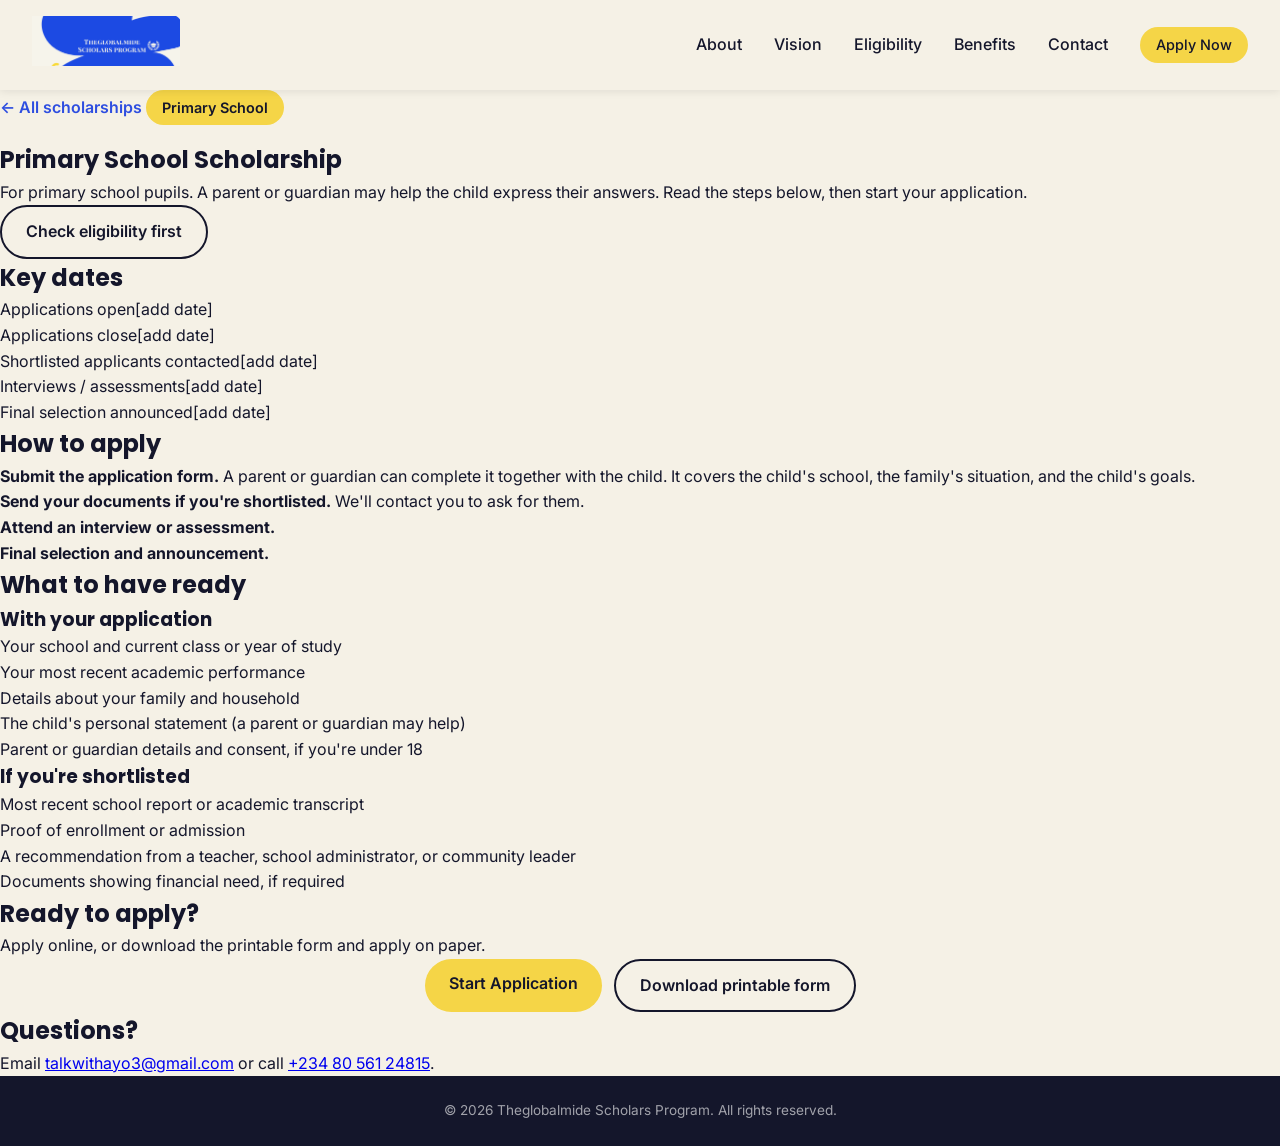
<file: apply-primary.html>
<!DOCTYPE html>
<html lang="en">
<head>
  <meta charset="UTF-8">
  <meta name="viewport" content="width=device-width, initial-scale=1.0">
  <title>Primary School Application | Globalmide Scholars Program</title>
  <link rel="stylesheet" href="css/style.css">
</head>
<body>
  <nav class="navbar">
    <div class="logo">
      <a href="index.html"><img src="images/logo.png" alt="Globalmide Scholars Program logo"></a>
    </div>
    <ul class="nav-links">
      <li><a href="index.html#about">About</a></li>
      <li><a href="index.html#vision-mission">Vision</a></li>
      <li><a href="index.html#eligibility">Eligibility</a></li>
      <li><a href="index.html#benefits">Benefits</a></li>
      <li><a href="index.html#contact">Contact</a></li>
      <li><a href="#start" class="btn-primary nav-btn">Apply Now</a></li>
    </ul>
    <button class="hamburger" aria-label="Toggle menu">
      <span class="bar"></span>
      <span class="bar"></span>
      <span class="bar"></span>
    </button>
  </nav>

  <main class="apply-page">
<section class="apply-intro">
  <a href="apply.html" class="back-link">← All scholarships</a>
  <span class="section-label">Primary School</span>
  <h1>Primary School Scholarship</h1>
  <p>For primary school pupils. A parent or guardian may help the child express their answers. Read the steps below, then start your application.</p>
  <a href="index.html#eligibility" class="btn-secondary">Check eligibility first</a>
</section>

    <section class="apply-block">
      <h2>Key dates</h2>
      <ul class="dates-list">
        <li><span class="date-label">Applications open</span><span>[add date]</span></li>
        <li><span class="date-label">Applications close</span><span>[add date]</span></li>
        <li><span class="date-label">Shortlisted applicants contacted</span><span>[add date]</span></li>
        <li><span class="date-label">Interviews / assessments</span><span>[add date]</span></li>
        <li><span class="date-label">Final selection announced</span><span>[add date]</span></li>
      </ul>
    </section>

    <section class="apply-block">
      <h2>How to apply</h2>
      <ol class="apply-steps">
        <li><strong>Submit the application form.</strong> A parent or guardian can complete it together with the child. It covers the child's school, the family's situation, and the child's goals.</li>
        <li><strong>Send your documents if you're shortlisted.</strong> We'll contact you to ask for them.</li>
        <li><strong>Attend an interview or assessment.</strong></li>
        <li><strong>Final selection and announcement.</strong></li>
      </ol>
    </section>

    <section class="apply-block">
      <h2>What to have ready</h2>
      <h3>With your application</h3>
      <ul class="checklist">
        <li>Your school and current class or year of study</li>
        <li>Your most recent academic performance</li>
        <li>Details about your family and household</li>
        <li>The child's personal statement (a parent or guardian may help)</li>
        <li>Parent or guardian details and consent, if you're under 18</li>
      </ul>
      <h3>If you're shortlisted</h3>
      <ul class="checklist">
        <li>Most recent school report or academic transcript</li>
        <li>Proof of enrollment or admission</li>
        <li>A recommendation from a teacher, school administrator, or community leader</li>
        <li>Documents showing financial need, if required</li>
      </ul>
    </section>

    <section id="start" class="apply-block apply-cta">
      <h2>Ready to apply?</h2>
      <p>Apply online, or download the printable form and apply on paper.</p>
      <div class="hero-buttons">
        <a href="#" class="btn-primary">Start Application</a>
        <a href="documents/application-form.pdf" class="btn-secondary">Download printable form</a>
      </div>
    </section>

    <section class="apply-block">
      <h2>Questions?</h2>
      <p>Email <a href="mailto:talkwithayo3@gmail.com">talkwithayo3@gmail.com</a> or call <a href="tel:+2348056124815">+234 80 561 24815</a>.</p>
    </section>
  </main>

  <footer class="site-footer">
    <p>&copy; 2026 Theglobalmide Scholars Program. All rights reserved.</p>
  </footer>

  <script src="js/script.js"></script>
</body>
</html>
</file>
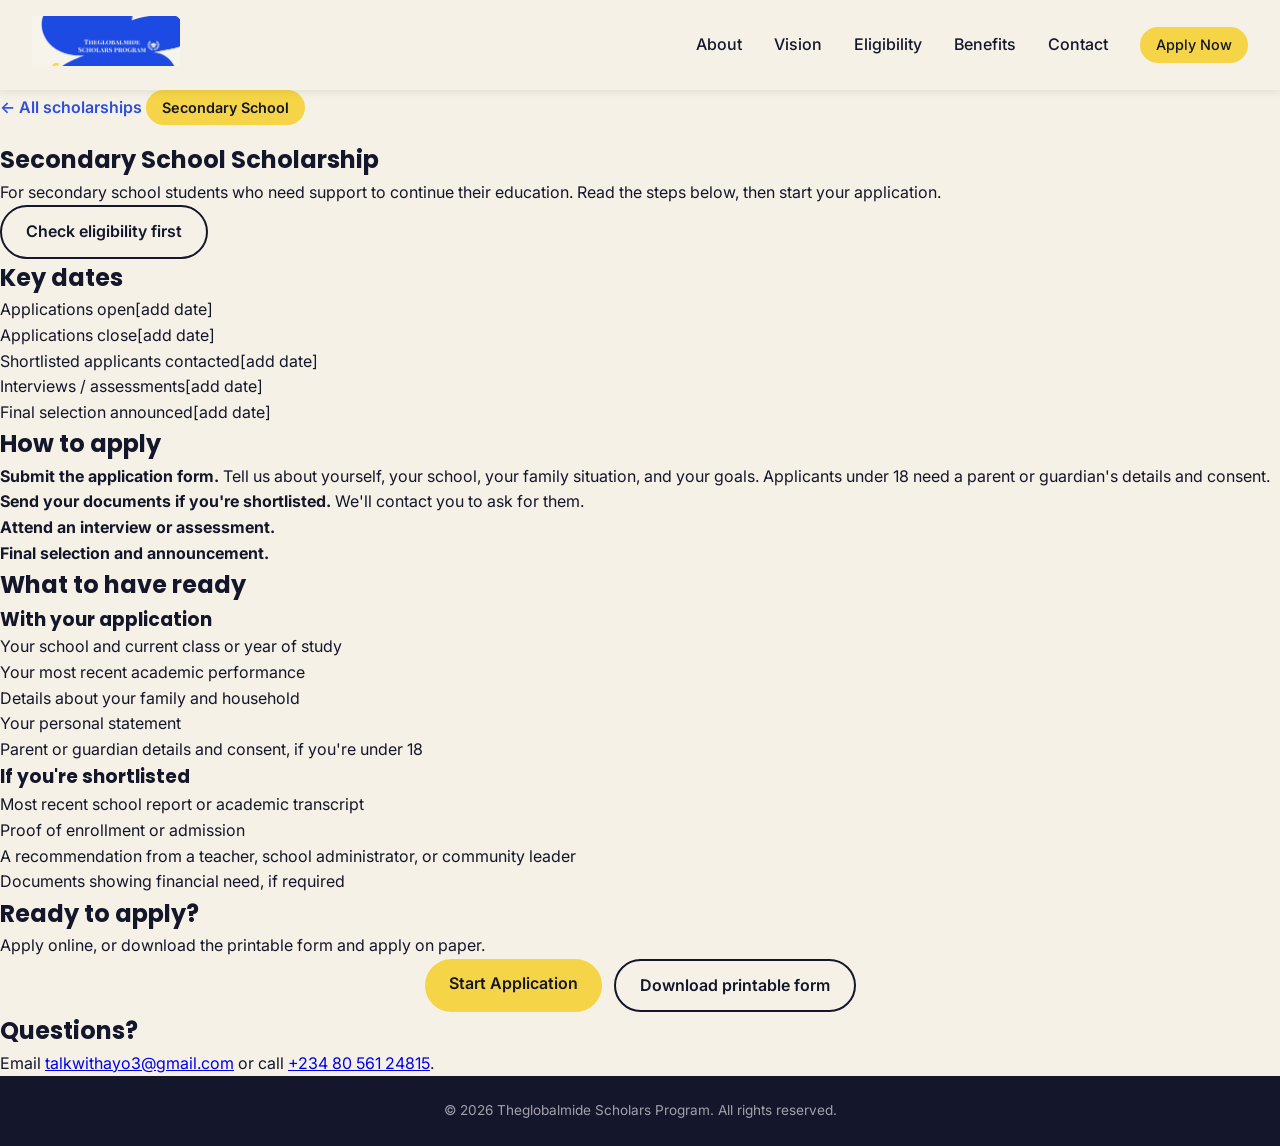
<file: apply-secondary.html>
<!DOCTYPE html>
<html lang="en">
<head>
  <meta charset="UTF-8">
  <meta name="viewport" content="width=device-width, initial-scale=1.0">
  <title>Secondary School Application | Globalmide Scholars Program</title>
  <link rel="stylesheet" href="css/style.css">
</head>
<body>
  <nav class="navbar">
    <div class="logo">
      <a href="index.html"><img src="images/logo.png" alt="Globalmide Scholars Program logo"></a>
    </div>
    <ul class="nav-links">
      <li><a href="index.html#about">About</a></li>
      <li><a href="index.html#vision-mission">Vision</a></li>
      <li><a href="index.html#eligibility">Eligibility</a></li>
      <li><a href="index.html#benefits">Benefits</a></li>
      <li><a href="index.html#contact">Contact</a></li>
      <li><a href="#start" class="btn-primary nav-btn">Apply Now</a></li>
    </ul>
    <button class="hamburger" aria-label="Toggle menu">
      <span class="bar"></span>
      <span class="bar"></span>
      <span class="bar"></span>
    </button>
  </nav>

  <main class="apply-page">
<section class="apply-intro">
  <a href="apply.html" class="back-link">← All scholarships</a>
  <span class="section-label">Secondary School</span>
  <h1>Secondary School Scholarship</h1>
  <p>For secondary school students who need support to continue their education. Read the steps below, then start your application.</p>
  <a href="index.html#eligibility" class="btn-secondary">Check eligibility first</a>
</section>

    <section class="apply-block">
      <h2>Key dates</h2>
      <ul class="dates-list">
        <li><span class="date-label">Applications open</span><span>[add date]</span></li>
        <li><span class="date-label">Applications close</span><span>[add date]</span></li>
        <li><span class="date-label">Shortlisted applicants contacted</span><span>[add date]</span></li>
        <li><span class="date-label">Interviews / assessments</span><span>[add date]</span></li>
        <li><span class="date-label">Final selection announced</span><span>[add date]</span></li>
      </ul>
    </section>

    <section class="apply-block">
      <h2>How to apply</h2>
      <ol class="apply-steps">
        <li><strong>Submit the application form.</strong> Tell us about yourself, your school, your family situation, and your goals. Applicants under 18 need a parent or guardian's details and consent.</li>
        <li><strong>Send your documents if you're shortlisted.</strong> We'll contact you to ask for them.</li>
        <li><strong>Attend an interview or assessment.</strong></li>
        <li><strong>Final selection and announcement.</strong></li>
      </ol>
    </section>

    <section class="apply-block">
      <h2>What to have ready</h2>
      <h3>With your application</h3>
      <ul class="checklist">
        <li>Your school and current class or year of study</li>
        <li>Your most recent academic performance</li>
        <li>Details about your family and household</li>
        <li>Your personal statement</li>
        <li>Parent or guardian details and consent, if you're under 18</li>
      </ul>
      <h3>If you're shortlisted</h3>
      <ul class="checklist">
        <li>Most recent school report or academic transcript</li>
        <li>Proof of enrollment or admission</li>
        <li>A recommendation from a teacher, school administrator, or community leader</li>
        <li>Documents showing financial need, if required</li>
      </ul>
    </section>

    <section id="start" class="apply-block apply-cta">
      <h2>Ready to apply?</h2>
      <p>Apply online, or download the printable form and apply on paper.</p>
      <div class="hero-buttons">
        <a href="#" class="btn-primary">Start Application</a>
        <a href="documents/application-form.pdf" class="btn-secondary">Download printable form</a>
      </div>
    </section>

    <section class="apply-block">
      <h2>Questions?</h2>
      <p>Email <a href="mailto:talkwithayo3@gmail.com">talkwithayo3@gmail.com</a> or call <a href="tel:+2348056124815">+234 80 561 24815</a>.</p>
    </section>
  </main>

  <footer class="site-footer">
    <p>&copy; 2026 Theglobalmide Scholars Program. All rights reserved.</p>
  </footer>

  <script src="js/script.js"></script>
</body>
</html>
</file>
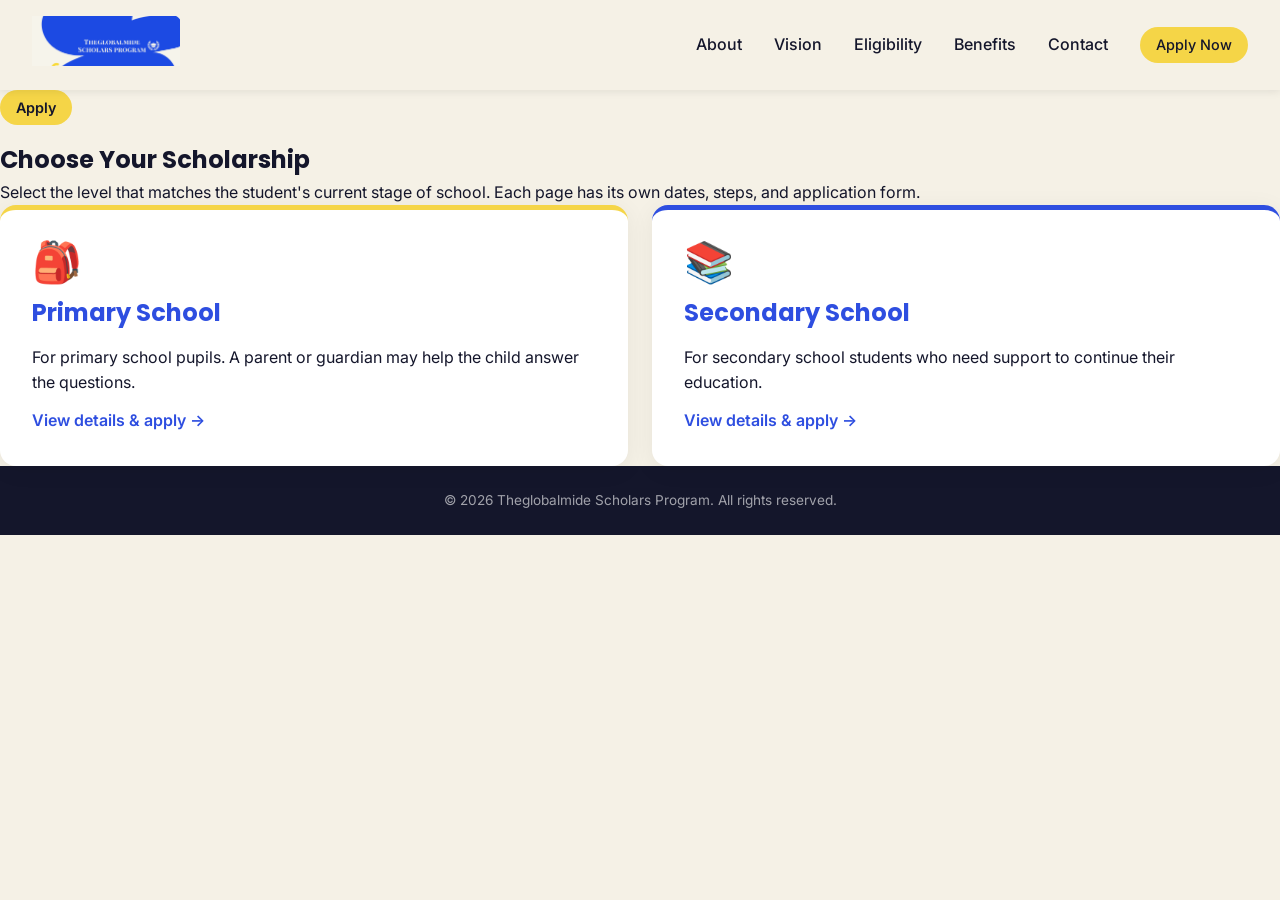
<file: apply.html>
<!DOCTYPE html>
<html lang="en">
<head>
  <meta charset="UTF-8">
  <meta name="viewport" content="width=device-width, initial-scale=1.0">
  <title>Apply | Globalmide Scholars Program</title>
  <link rel="stylesheet" href="css/style.css">
</head>
<body>
  <nav class="navbar">
    <div class="logo">
      <a href="index.html"><img src="images/logo.png" alt="Globalmide Scholars Program logo"></a>
    </div>
    <ul class="nav-links">
      <li><a href="index.html#about">About</a></li>
      <li><a href="index.html#vision-mission">Vision</a></li>
      <li><a href="index.html#eligibility">Eligibility</a></li>
      <li><a href="index.html#benefits">Benefits</a></li>
      <li><a href="index.html#contact">Contact</a></li>
      <li><a href="apply.html" class="btn-primary nav-btn">Apply Now</a></li>
    </ul>
    <button class="hamburger" aria-label="Toggle menu">
      <span class="bar"></span>
      <span class="bar"></span>
      <span class="bar"></span>
    </button>
  </nav>

  <main class="apply-page">
    <section class="apply-intro">
      <span class="section-label">Apply</span>
      <h1>Choose Your Scholarship</h1>
      <p>Select the level that matches the student's current stage of school. Each page has its own dates, steps, and application form.</p>
    </section>

    <div class="level-grid">
      <a href="apply-primary.html" class="level-card">
        <span class="level-icon">🎒</span>
        <h2>Primary School</h2>
        <p>For primary school pupils. A parent or guardian may help the child answer the questions.</p>
        <span class="level-link">View details &amp; apply →</span>
      </a>
      <a href="apply-secondary.html" class="level-card level-card-blue">
        <span class="level-icon">📚</span>
        <h2>Secondary School</h2>
        <p>For secondary school students who need support to continue their education.</p>
        <span class="level-link">View details &amp; apply →</span>
      </a>
    </div>
  </main>

  <footer class="site-footer">
    <p>&copy; 2026 Theglobalmide Scholars Program. All rights reserved.</p>
  </footer>

  <script src="js/script.js"></script>
</body>
</html>
</file>
<file: css/style.css>
@import url('https://fonts.googleapis.com/css2?family=Poppins:wght@600;700&family=Inter:wght@400;500&display=swap');
/* ---- Reset ---- */
* {
  margin: 0;
  padding: 0;
  box-sizing: border-box;
}

/* ---- Design tokens ---- */
:root {
  --color-blue: #2E4EE0;
  --color-yellow: #F5D547;
  --color-green: #22C55E;
  --color-cream: #F5F1E6;
  --color-dark: #14162B;
  --font-heading: 'Poppins', sans-serif;
  --font-body: 'Inter', sans-serif;
}
.site-header {
  background-color: var(--color-cream);
}

.navbar {
  display: flex;
  justify-content: space-between;
  align-items: center;
  padding: 1rem 2rem;
  position: sticky;
  top: 0;
  z-index: 100;
  background-color: var(--color-cream);
  box-shadow: 0 2px 8px rgba(0, 0, 0, 0.08);
}

.logo img {
  height: 50px;
  width: auto;
}

.nav-links {
  display: flex;
  align-items: center;
  gap: 2rem;
  list-style: none;
}

.nav-links a {
  text-decoration: none;
  color: var(--color-dark);
  font-weight: 500;
}

.nav-links a:hover {
  color: var(--color-blue);
}
.nav-links.nav-open {
  display: flex;
  flex-direction: column;
  position: fixed;
  top: 70px;
  left: 0;
  right: 0;
  bottom: 0;
  background-color: var(--color-cream);
  padding: 2rem;
  gap: 0;
  z-index: 99;
}

.nav-links.nav-open li {
  border-bottom: 1px solid rgba(0, 0, 0, 0.08);
}

.nav-links.nav-open li a {
  display: block;
  padding: 1.1rem 0;
  font-size: 1.1rem;
}

.nav-links.nav-open li:last-child {
  border-bottom: none;
  margin-top: 1.5rem;
  text-align: center;
}

.nav-links.nav-open .nav-btn {
  display: inline-block;
  padding: 0.9rem 2.5rem;
  font-size: 1rem;
}
.hamburger {
  display: none;
  flex-direction: column;
  justify-content: center;
  align-items: center;
  gap: 4px;
  width: 44px;
  height: 44px;
  background-color: transparent;
  border: none;
  cursor: pointer;
}
.bar {
  width: 22px;
  height: 2.2px;
  background-color: var(--color-dark);
  border-radius: 2px;
  transition: transform 0.3s ease, opacity 0.3s ease;
}

.hamburger-active .bar:nth-child(1) {
  transform: translateY(6px) rotate(45deg);
}

.hamburger-active .bar:nth-child(2) {
  opacity: 0;
}

.hamburger-active .bar:nth-child(3) {
  transform: translateY(-6px) rotate(-45deg);
}

.hero {
  text-align: center;
  padding: 4rem 2rem;
  max-width: 700px;
  margin: 0 auto;
}

.hero-section {
  max-width: 1000px;
  margin: 3rem auto;
  padding: 0 2rem;
}


.hero-text {
  max-width: 700px;
}

.hero-image {
  max-width: 280px;
  margin: 0 auto 2rem;
}

.hero-image img {
  width: 100%;
  height: auto;
  border-radius: 16px;
  display: block;
}

.hero-card {
  background-color: white;
  border-radius: 24px;
  box-shadow: 0 4px 24px rgba(0, 0, 0, 0.06);
}
.hero h1 {
  font-size: 3rem;
  line-height: 1.2;
  margin-bottom: 1rem;
  color: var(--color-blue);
}


.hero p {
  font-size: 1.15rem;
  margin-bottom: 1.5rem;
}
.hero-buttons {
  display: flex;
  gap: 0.75rem;
  justify-content: center;
}
.hero-stats {
  display: flex;
  justify-content: center;
  gap: 3rem;
  margin-top: 2.5rem;
}

.stat {
  display: flex;
  flex-direction: column;
  align-items: center;
}

.stat-number {
  font-family: var(--font-heading);
  font-size: 2rem;
  font-weight: 700;
  color: var(--color-blue);
}

.stat-label {
  font-size: 0.85rem;
  color: var(--color-dark);
}

.btn-secondary {
  display: inline-block;
  background-color: transparent;
  color: var(--color-dark);
  border: 2px solid var(--color-dark);
  padding: 0.75rem 1.5rem;
  border-radius: 50px;
  text-decoration: none;
  font-weight: 600;
  transition: background-color 0.2s ease;
}

.btn-secondary:hover {
  background-color: var(--color-dark);
  color: white;
}

.btn-primary {
  display: inline-block;
  background-color: var(--color-yellow);
  color: var(--color-dark);
  padding: 0.75rem 1.5rem;
  border-radius: 50px;
  text-decoration: none;
  font-weight: 600;
  transition: transform 0.2s ease, box-shadow 0.2s ease;
}

.btn-primary:hover {
  transform: translateY(-2px);
  box-shadow: 0 6px 14px rgba(0, 0, 0, 0.15);
}
.nav-btn {
  padding: 0.4rem 1rem;
  font-size: 0.9rem;
  font-weight: 600;
}


body {
  font-family: var(--font-body);
  color: var(--color-dark);
  background-color: var(--color-cream);
  line-height: 1.6;
}

h1, h2, h3 {
  font-family: var(--font-heading);
  font-weight: 700;
}
.vision-mission {
  max-width: 1000px;
  margin: 5rem auto;
  padding: 0 2rem;
  text-align: center;
}

.vision-mission h2 {
  font-size: 2.2rem;
  margin-bottom: 3rem;
  color: var(--color-blue);
}

.vm-grid {
  display: grid;
  grid-template-columns: repeat(2, 1fr);
  gap: 2rem;
}

.vm-card {
  background-color: white;
  border-radius: 16px;
  padding: 2.5rem 2rem;
  text-align: center;
  box-shadow: 0 4px 24px rgba(0, 0, 0, 0.06);
}

.vm-tag {
  display: inline-block;
  background-color: var(--color-yellow);
  color: var(--color-dark);
  padding: 0.4rem 1.25rem;
  border-radius: 50px;
  font-weight: 600;
  margin-bottom: 1rem;
}

.vm-tag-blue {
  background-color: var(--color-blue);
  color: white;
}

.vm-card p {
  color: var(--color-dark);
  line-height: 1.6;
}

.about {
  display: flex;
  align-items: center;
  gap: 3rem;
  max-width: 1100px;
  margin: 5rem auto;
  padding: 0 2rem;
}

.about-text,
.about-image {
  flex: 1;
  min-width: 0;
}

.about-text {
  text-align: left;
}

.about-image img {
  width: 100%;
  height: auto;
  border-radius: 16px;
  display: block;
}

.section-label {
  display: inline-block;
  background-color: var(--color-yellow);
  color: var(--color-dark);
  padding: 0.4rem 1rem;
  border-radius: 50px;
  font-weight: 600;
  font-size: 0.9rem;
  margin-bottom: 1rem;
}

.about h2 {
  font-size: 2.2rem;
  margin-bottom: 1.5rem;
  color: var(--color-blue);
}

.about p {
  margin-bottom: 1rem;
  color: var(--color-dark);
}
.eligibility-section {
  background-color: var(--color-blue);
  padding: 5rem 0;
}

.eligibility {
  max-width: 1100px;
  margin: 0 auto;
  padding: 0 2rem;
  text-align: center;
}

.eligibility h2 {
  font-size: 2.2rem;
  margin-bottom: 3rem;
  color: white;
}

.eligibility-grid {
  display: grid;
  grid-template-columns: repeat(4, 1fr);
  gap: 1.5rem;
}

.criteria-card {
  background-color: white;
  border-radius: 16px;
  padding: 2rem 1.5rem;
  text-align: left;
  box-shadow: 0 4px 24px rgba(0, 0, 0, 0.06);
  border-top: 5px solid var(--color-yellow);
}

.criteria-card:nth-child(2) {
  border-top-color: var(--color-green);
}

.criteria-card:nth-child(4) {
  border-top-color: var(--color-green);
}
.benefits {
  max-width: 900px;
  margin: 5rem auto;
  padding: 0 2rem;
  text-align: center;
}

.benefits h2 {
  font-size: 2.2rem;
  margin-bottom: 3rem;
  color: var(--color-blue);
}

.benefits-list {
  display: flex;
  flex-direction: column;
  gap: 2rem;
  text-align: left;
}

.benefit-item {
  display: flex;
  align-items: flex-start;
  gap: 1.5rem;
  background-color: white;
  border-radius: 16px;
  padding: 1.5rem 2rem;
  box-shadow: 0 4px 24px rgba(0, 0, 0, 0.06);
}

.benefit-icon {
  font-size: 1.5rem;
  line-height: 1;
  background-color: var(--color-yellow);
  width: 50px;
  height: 50px;
  border-radius: 50%;
  display: flex;
  align-items: center;
  justify-content: center;
  flex-shrink: 0;
}

.benefit-item:nth-child(2) .benefit-icon {
  background-color: var(--color-green);
}

.benefit-item:nth-child(3) .benefit-icon {
  background-color: var(--color-blue);
}

.benefit-item h3 {
  font-size: 1.2rem;
  margin-bottom: 0.3rem;
  color: var(--color-dark);
}

.benefit-item p {
  color: var(--color-dark);
  font-size: 0.95rem;
}

.apply-section {
  background-color: var(--color-blue);
  padding: 5rem 0;
}

.apply {
  max-width: 1100px;
  margin: 0 auto;
  padding: 0 2rem;
  text-align: center;
}

.apply h2 {
  font-size: 2.2rem;
  margin-bottom: 3rem;
  color: white;
}
.level-grid {
  display: grid;
  grid-template-columns: repeat(2, 1fr);
  gap: 1.5rem;
}

.level-card {
  display: flex;
  flex-direction: column;
  gap: 0.75rem;
  background-color: white;
  border-radius: 16px;
  padding: 2rem;
  text-decoration: none;
  color: var(--color-dark);
  border-top: 5px solid var(--color-yellow);
  box-shadow: 0 4px 24px rgba(0, 0, 0, 0.06);
  transition: transform 0.2s ease, box-shadow 0.2s ease;
}

.level-card-blue {
  border-top-color: var(--color-blue);
}

.level-card:hover {
  transform: translateY(-4px);
  box-shadow: 0 8px 28px rgba(0, 0, 0, 0.12);
}

.level-icon {
  font-size: 2.5rem;
  line-height: 1;
}

.level-card h2 {
  font-size: 1.5rem;
  color: var(--color-blue);
}

.level-link {
  margin-top: auto;
  font-weight: 600;
  color: var(--color-blue);
}

.back-link {
  display: inline-block;
  margin-bottom: 1rem;
  color: var(--color-blue);
  font-weight: 600;
  text-decoration: none;
}
.timeline {
  display: flex;
  justify-content: space-between;
  gap: 1rem;
}

.timeline-step {
  flex: 1;
  display: flex;
  flex-direction: column;
  align-items: center;
}

.step-number {
  width: 44px;
  height: 44px;
  border-radius: 50%;
  background-color: var(--color-yellow);
  color: var(--color-dark);
  font-family: var(--font-heading);
  font-weight: 700;
  display: flex;
  align-items: center;
  justify-content: center;
  margin-bottom: 1rem;
  position: relative;
}

.timeline-step p {
  color: white;
  font-size: 0.9rem;
}

.timeline-step:not(:last-child) .step-number::after {
  content: "";
  position: absolute;
  top: 50%;
  left: 100%;
  width: 100vw;
  max-width: 120px;
  height: 2px;
  background-color: rgba(255, 255, 255, 0.3);
}
.impact {
  max-width: 1000px;
  margin: 5rem auto;
  padding: 0 2rem;
  text-align: center;
}

.impact h2 {
  font-size: 2.2rem;
  margin-bottom: 3rem;
  color: var(--color-blue);
}

.impact-grid {
  display: grid;
  grid-template-columns: repeat(3, 1fr);
  gap: 1.5rem;
}

.impact-card {
  background-color: white;
  border-radius: 16px;
  padding: 2rem 1.5rem;
  text-align: left;
  box-shadow: 0 4px 24px rgba(0, 0, 0, 0.06);
  border-top: 5px solid var(--color-green);
}
.contact-section {
  background-color: var(--color-dark);
  padding: 5rem 0;
}

.contact {
  max-width: 900px;
  margin: 0 auto;
  padding: 0 2rem;
  text-align: center;
}

.contact h2 {
  font-size: 2.2rem;
  margin-bottom: 1rem;
  color: white;
}

.contact-tagline {
  color: var(--color-yellow);
  font-size: 1.2rem;
  font-weight: 600;
  margin-bottom: 3rem;
}

.contact-grid {
  display: grid;
  grid-template-columns: repeat(3, 1fr);
  gap: 2rem;
  margin-bottom: 3rem;
  text-align: left;
}

.contact-item {
  display: flex;
  align-items: flex-start;
  gap: 1rem;
}

.contact-icon {
  width: 24px;
  height: 24px;
  color: rgb(226, 96, 96);
  flex-shrink: 0
}

.contact-item p {
  color: white;
  font-size: 0.9rem;
  line-height: 1.5;
}
.site-footer {
  background-color: var(--color-dark);
  padding: 1.5rem 2rem;
  text-align: center;
}

.site-footer p {
  color: rgba(255, 255, 255, 0.6);
  font-size: 0.85rem;
}
@media (max-width: 768px) {
  .nav-links {
    display: none;
  }
    .level-grid {
    grid-template-columns: 1fr;
  }

  .hamburger {
    display: flex;
  }

  .eligibility-grid {
    grid-template-columns: 1fr;
  }

  .about {
    flex-direction: column;
  }

  .about-image {
    order: -1;
  }

  .impact-grid {
    grid-template-columns: 1fr;
  }

  .contact-grid {
    grid-template-columns: 1fr;
    gap: 1.5rem;
  }

  .timeline {
    flex-direction: column;
    align-items: center;
  }

  .timeline-step:not(:last-child) .step-number::after {
    display: none;
  }
  .hero {
  padding: 2.5rem 1.5rem;
}

  .hero-buttons {
    flex-direction: column;
    width: 100%;
  }

  .hero-stats {
    gap: 1.5rem;
  }

  .hero h1 {
    font-size: 2.2rem;
  }
  .vm-grid {
  grid-template-columns: 1fr;
}
}
@media (max-width: 480px) {
  .hero h1 {
    font-size: 1.8rem;
  }
}
</file>
